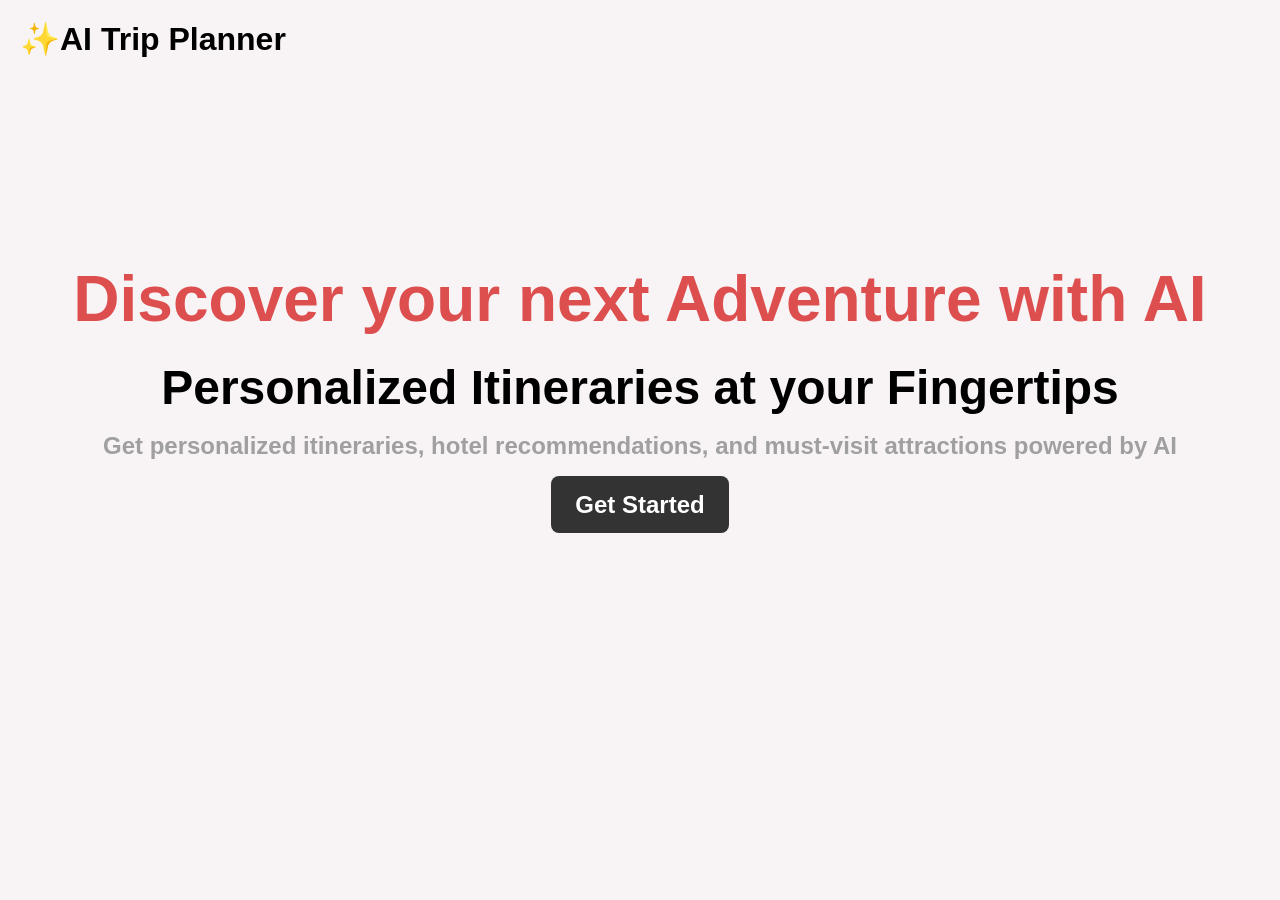
<file: index.html>
<!DOCTYPE html>
<html lang="en">
<head>
    <meta charset="UTF-8">
    <meta name="viewport" content="width=device-width, initial-scale=1.0">
    <link rel="stylesheet" href="style.css">
    <title>AI Trip Planner</title>
</head>
<body>
    <!-- navbar -->
    <header class="navbar">
        <h1>✨AI Trip Planner</h1>
    </header>
    <!-- navbar ends -->

    <!-- hero section -->
    <main class="hero">
    <h1>
        <p id="text">Discover your next Adventure with AI</p>
        <p>Personalized Itineraries at your Fingertips</p>
    </h1>
    <p id="sub">Get personalized itineraries, hotel recommendations, and must-visit attractions powered by AI</p>
    <div class="button">
        <a href="create_trip.html">Get Started</a>
    </div>
    </main>
    

     <!-- hero ends -->

    <!-- script -->
    <script type="modulel̥" src="script.js"></script>
</body>
</html>
</file>
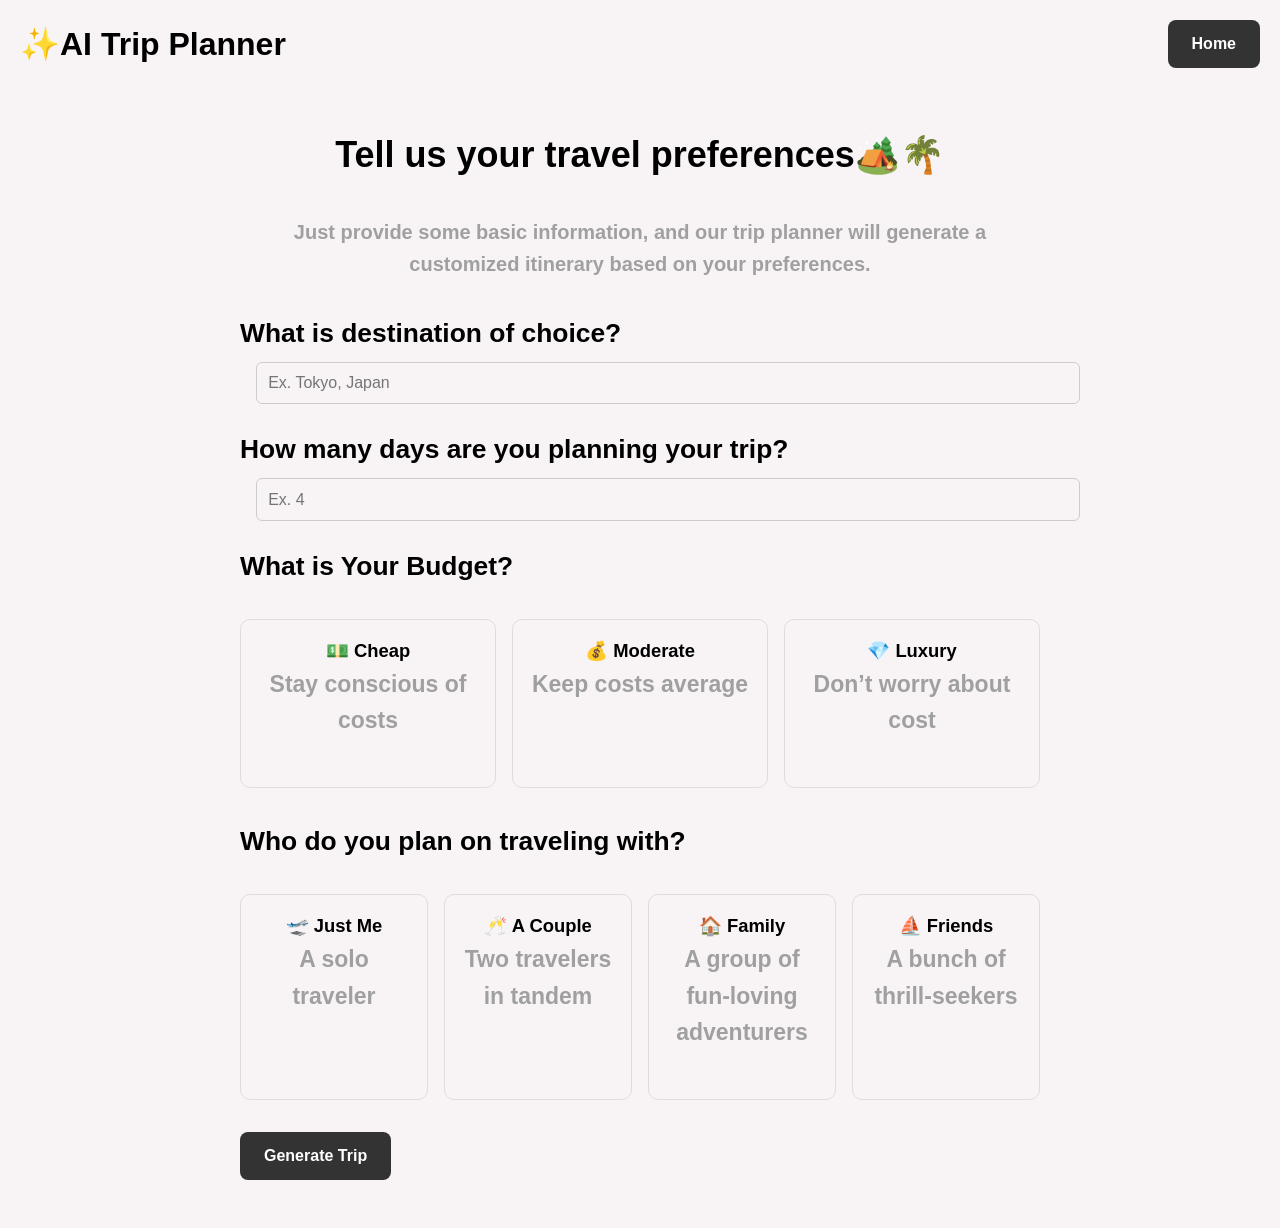
<file: create_trip.html>
<!DOCTYPE html>
<html lang="en">
<head>
    <meta charset="UTF-8">
    <meta name="viewport" content="width=device-width, initial-scale=1.0">
    <title>Create Trip</title>
    <link rel="stylesheet" href="style.css">
</head>
<body class="create-trip-page-body">
<!-- navbar -->
    <header class="navbar">
        <h1>✨AI Trip Planner</h1>
        <a href="index.html" class="btn">Home</a>
    </header>
<!-- navbar ends -->

<!-- main section starts -->
<!-- form container -->
 <form id="tripForm">
  <main class="form-container">
    <h2>Tell us your travel preferences🏕️🌴</h2>
    <p>Just provide some basic information, and our trip planner will generate a customized itinerary based on your preferences.</p>

    <!-- destination -->
     <label for="destination">What is destination of choice?</label>
     <input type="text" id="destination" placeholder="Ex. Tokyo, Japan" required>

     <!-- days -->
      <label for="days">How many days are you planning your trip?</label>
    <input type="number" id="days" placeholder="Ex. 4" min="1" max="5" required>

    <!-- budget -->
     <h3>What is Your Budget?</h3>
    <div class="card-group">
  <div class="card" data-type="budget" data-value="Cheap">💵 Cheap <p>Stay conscious of costs</p></div>
  <div class="card" data-type="budget" data-value="Moderate">💰 Moderate <p>Keep costs average</p></div>
  <div class="card" data-type="budget" data-value="Luxury">💎 Luxury <p>Don’t worry about cost</p></div>
</div>

    <!-- companion -->
     <h3>Who do you plan on traveling with?</h3>
<div class="card-group">
  <div class="card" data-type="companion" data-value="Just Me">🛫 Just Me <p>A solo traveler</p></div>
  <div class="card" data-type="companion" data-value="A Couple">🥂 A Couple <p>Two travelers in tandem</p></div>
  <div class="card" data-type="companion" data-value="Family">🏠 Family <p>A group of fun-loving adventurers</p></div>
  <div class="card" data-type="companion" data-value="Friends">⛵ Friends <p>A bunch of thrill-seekers</p></div>
</div>

    <!-- Submit -->
    <!-- <a href="view_trip.html">Generate Trip</a> -->
    <button class="submit-btn" type="submit" >Generate Trip</button>
  </main>
  </form>
 <!-- main section ends -->
 <!-- script -->
<script type="module" src="script.js"></script>
</body>
</html>
</file>
<file: style.css>
:root {
  --background-color: #fcf5f5;
  --text-color: #dd4e4e;
  --primary-color: #6c5ce7;
  --secondary-text: #a0a0a0;
  --border-color: #d1d5db;
  --border-radius: 8px;
  --font-family: 'Segoe UI', sans-serif;
}
*{
    padding: 0;margin: 0;
    background-color: var(--background-color);
    font-family: var(--font-family);
    background-color: #F8F4F6;
}
.navbar{
    display: flex;
    justify-content: space-between;
    align-items: center;
    padding: 10px;
    margin: 10px;
    /* glossy navbar */
    /* background: linear-gradient(135deg, var(--navbar-bg-start), var(--navbar-bg-end));
    box-shadow: 0 4px 30px rgba(0, 0, 0, 0.1);
    backdrop-filter: blur(10px);
    -webkit-backdrop-filter: blur(10px);
    border-bottom: 1px solid rgba(255, 255, 255, 0.1); */
}

/* landing page styling */
.hero{
    margin-top: 180px;
    text-align: center;
    text-decoration: none;
    line-height: 1.6;
}
#text{
    color: var(--text-color);
    font-size: 2em;
    font-weight: 900;
}
h1 p{
    font-size: 1.5em;
    font-weight: 900;
}
#sub{
    color: var(--secondary-text);
    font-weight: 700;
    font-size: 1.5em;
}
.button{
    padding: 20px;
    font-size: 1.5em;
    text-decoration: none;
}
a{
    text-decoration: none;
    font-weight:600;
    color: #fff;
    background-color: #333;
    padding: 15px 24px;
    border-radius: 8px;
}
a:hover{
    /* color: var(--text-color); */
    box-shadow: 0 6px 20px rgba(203, 71, 14, 0.663);
    transform: translateY(-2px);
    cursor: pointer;
    background-color: var(--text-color);
}

/* create-trip styling */
.form-container{
    align-content: center;
    line-height: 1.6;
    max-width: 800px;
    margin: 2rem auto;
    padding: 1rem;
}
.form-container h2{
    text-align: center;
    font-size: 2.25em;
    font-weight: 900;
    margin-bottom: 2rem;
}
.form-container p{
    text-align: center;
    color:var(--secondary-text);
    font-size: 1.25em;
    font-weight: 700;
    margin-bottom: 2rem;
}
label{
    display: block;
    margin-top: 1rem;
    font-weight: bolder;
    font-size: 1.65em;
}
input, select{
    width: 100%;
    padding: 0.7rem;
    margin: 0.5rem 1rem;
    border-radius: 6px;
    border: 1px solid #ccc;
    font-size: 1rem;
}
h3{
    margin-top: 1rem;
    font-weight: bolder;
    font-size: 1.65em;
}
.card-group{
    margin-top: 2rem;
    display: flex;
    gap: 1rem;
    flex-wrap: wrap;
    margin-bottom: 2rem;
    /* transition: all 0.3s ease-in-out; */
}
.card-group .card{
    flex: 1;
    min-width: 150px;
    padding: 1rem;
    border: 1px solid #ddd;
    border-radius: 10px;
    text-align: center;
    transition: 0.3s;
    font-weight: bold;
    font-size: 1.15em;
}
.card.selected {
    border: 2px solid #aeb3ba;
    /* background-color: #e9f1ff; */
    box-shadow: 0px 4px 10px rgba(35, 35, 35, 0.2);
    transform: translateY(-3px);
}
.card-group .card:hover{
    cursor: pointer;
    box-shadow: 0 6px 20px rgba(0, 0, 0, 0.663);
    transform: translateY(-2px);
}
.submit-btn{
    border: none;
    text-decoration: none;
    font-weight:600;
    font-size: 1rem;
    color: #fff;
    background-color: #333;
    padding: 15px 24px;
    border-radius: 8px;
}
.submit-btn:hover{
    box-shadow: 0 6px 20px rgba(203, 71, 14, 0.663);
    transform: translateY(-2px);
    cursor: pointer;
    background-color: var(--text-color);
}

/* view trip styling */
.itinerary, .hotels {
  max-width: 900px;
  margin: 2rem auto;
  padding: 2rem;
  border-radius: 12px;
  box-shadow: 0 4px 20px rgba(0,0,0,0.1);
  line-height: 1.6;
}

.itinerary h2, .hotels h2 {
  color: var(--text-color);
  margin-bottom: 1rem;
}

.itinerary p, .hotels p, .itinerary li {
  font-size: 1rem;
  color: #333;
  margin-bottom: 0.5rem;
}
.hotels ul, .itinerary ul {
  list-style: disc;
  margin-left: 1.5rem;
}

.hotels li {
  margin-bottom: 0.5rem;
  padding: 0.5rem;
  border-radius: 8px;
}
</file>
